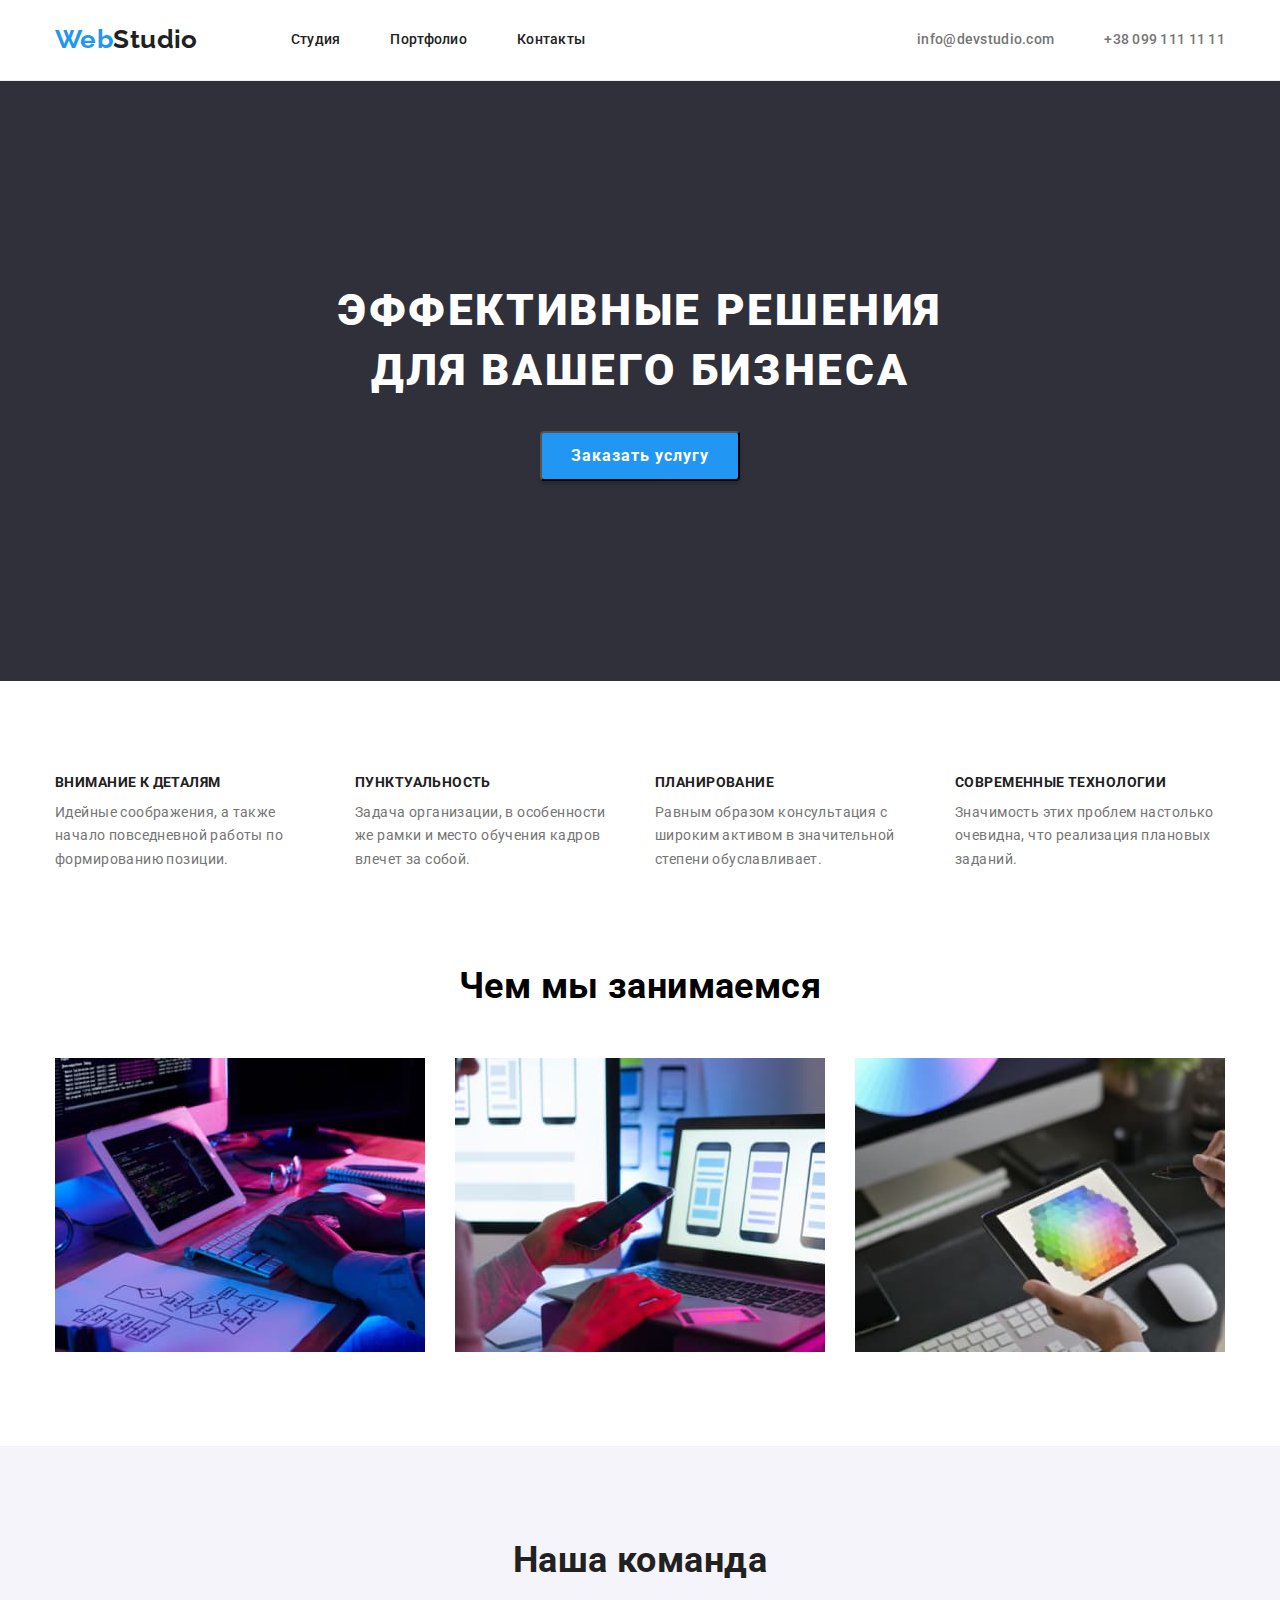
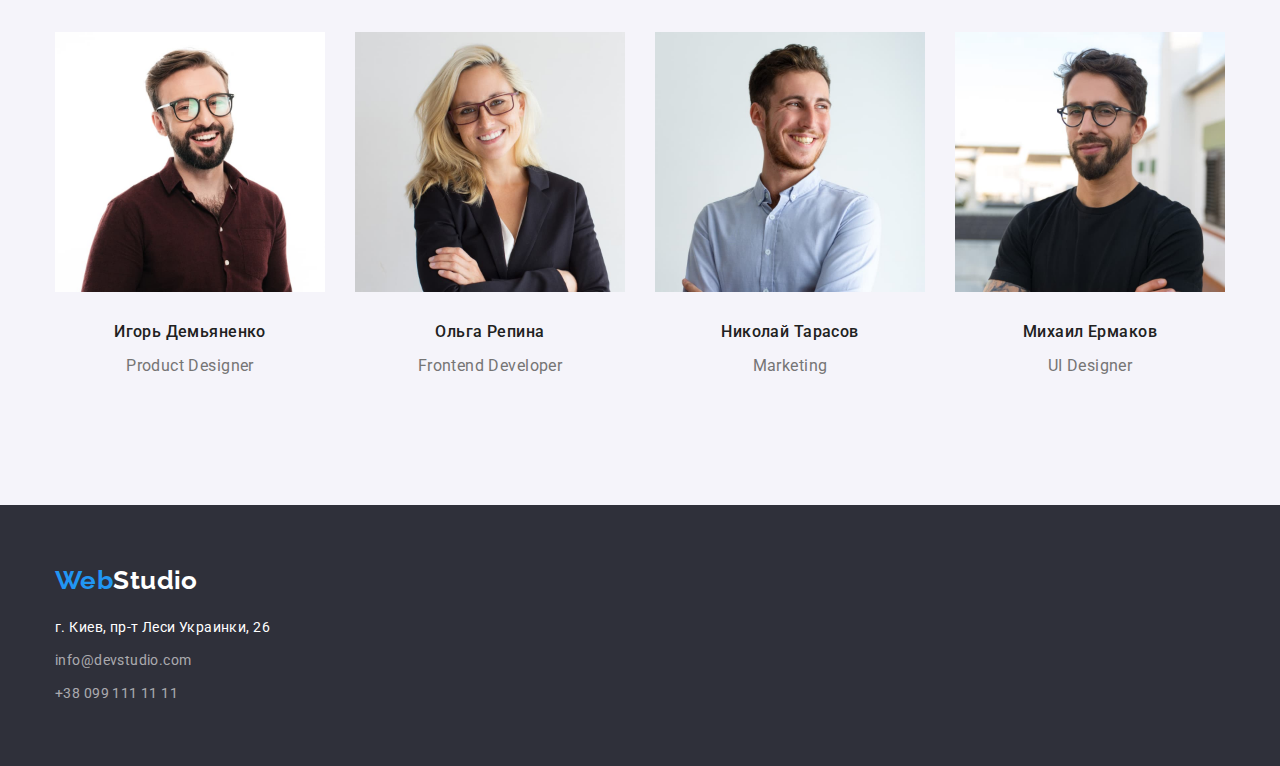
<file: index.html>
<!DOCTYPE html>
<html lang="ru">

<head>
    <meta charset="UTF-8">
    <meta http-equiv="X-UA-Compatible" content="IE=edge">
    <meta name="viewport" content="width=device-width, initial-scale=1.0">
    <title>Document</title>
    <link rel="stylesheet" href="https://cdnjs.cloudflare.com/ajax/libs/modern-normalize/1.1.0/modern-normalize.css"
        integrity="sha512-Y0MM+V6ymRKN2zStTqzQ227DWhhp4Mzdo6gnlRnuaNCbc+YN/ZH0sBCLTM4M0oSy9c9VKiCvd4Jk44aCLrNS5Q=="
        crossorigin="anonymous" referrerpolicy="no-referrer" />
    <link
        href="https://fonts.googleapis.com/css2?family=Raleway:wght@700&family=Roboto:wght@400;500;700;900&display=swap"
        rel="stylesheet" />
    <link rel="stylesheet" href="./css/styles.css" />
</head>

<body>
    <!--Шапка сайта-->
    <header class="header">
        <div class="container header-container">
            <nav class="header-navigation">
                <a class="logo link" href="./index.html">Web<span class="logo-accent">Studio</span></a>
                <ul class="header-list list">
                    <li class="header-item"><a class="header-link link" href="">Студия</a></li>
                    <li class="header-item"><a class="header-link link" href="./portfolio.html">Портфолио</a></li>
                    <li class="header-item"><a class="header-link link" href="">Контакты</a></li>
                </ul>
            </nav>
            <ul class="header-contact list">
                <li class="header-contact-item"><a class="header-mail link"
                        href="mailto:info@devstudio.com">info@devstudio.com</a></li>
                <li class="header-contact-item"><a class="header-tel link"
                        href="tel:+380991111111">+38 099 111 11 11</a></li>
            </ul>
        </div>
    </header>
    <main>
        <!--Герой-->
        <section class="hero">
            <h1 class="hero-title">Эффективные решения для вашего бизнеса</h1>
            <button class="hero-button" type="button">Заказать услугу</button>
        </section>
        <!--Преимущества-->
        <section class="benefits">
            <div class="container">
                <h2 class="visually-hidden">Наши сильные стороны</h2>
                <ul class="benefits-list list">
                    <li class="benefits-item">
                        <h3 class="benefits-title">Внимание к деталям</h3>
                        <p class="benefits-text">Идейные соображения, а также начало повседневной работы по формированию
                            позиции.</p>
                    </li>
                    <li class="benefits-item">
                        <h3 class="benefits-title">Пунктуальность</h3>
                        <p class="benefits-text">Задача организации, в особенности же рамки и место обучения кадров
                            влечет
                            за собой.
                        </p>
                    </li>
                    <li class="benefits-item">
                        <h3 class="benefits-title">Планирование</h3>
                        <p class="benefits-text">Равным образом консультация с широким активом в значительной степени
                            обуславливает.
                        </p>
                    </li>
                    <li class="benefits-item">
                        <h3 class="benefits-title">Современные технологии</h3>
                        <p class="benefits-text">Значимость этих проблем настолько очевидна, что реализация плановых
                            заданий.</p>
                    </li>
                </ul>
            </div>
        </section>
        <!--Примеры работ-->
        <section class="examples">
            <div class="container">
                <h2 class="examples-title">Чем мы занимаемся</h2>
                <ul class="examples-list list">
                    <li class="examples-item">
                        <img src="./images/img-1.jpg" alt="Статистика" width="370">
                    </li>
                    <li class="examples-item">
                        <img src="./images/img-2.jpg" alt="Мобайл" width="370">
                    </li>
                    <li class="examples-item">
                        <img src="./images/img-3.jpg" alt="Дизайн" width="370">
                    </li>
                </ul>
            </div>
        </section>
        <!--Команда-->
        <section class="team">
            <div class="container">
                <h2 class="team-title">Наша команда</h2>
                <ul class="team-list list">
                    <li class="team-items">
                        <img src="./images/igor.jpg" alt="Ігорь Демьяненко" width="270">
                        <div class="team-div">
                            <h3 class="team-workers-title">Игорь Демьяненко</h3>
                            <p class="team-text" lang="en">Product Designer</p>
                        </div>
                    </li>
                    <li class="team-items">
                        <img src="./images/olga.jpg" alt="Ольга Репина" width="270">
                        <div class="team-div">
                            <h3 class="team-workers-title">Ольга Репина</h3>
                            <p class="team-text" lang="en">Frontend Developer</p>
                        </div>
                    </li>
                    <li class="team-items">
                        <img src="./images/nikolay.jpg" alt="Николай Тарасов" width="270">
                        <div class="team-div">
                            <h3 class="team-workers-title">Николай Тарасов</h3>
                            <p class="team-text" lang="en">Marketing</p>
                        </div>
                    </li>
                    <li class="team-items">
                        <img src="./images/mihail.jpg" alt="Михаил Ермаков" width="270">
                        <div class="team-div">
                            <h3 class="team-workers-title">Михаил Ермаков</h3>
                            <p class="team-text" lang="en">UI Designer</p>
                        </div>
                    </li>
                </ul>
            </div>
        </section>
    </main>
    <!--Футер-->
    <footer class="footer">
        <div class="container">
            <a class="footer-logo link" href="./index.html"><span class="footer-logo-accent">Web</span>Studio</a>
            <ul class="footer-list list">
                <li class="footer-item">
                    <address class="address"><a class="address-map-link link"
                            href="https://goo.gl/maps/yHCGpA8CDPhuFS926" target="_blank" rel="noopener noreferrer">г.
                            Киев, пр-т Леси Украинки, 26</a></address>
                </li>
                <li class="footer-item"><a class="footer-mail link"
                        href="mailto:info@devstudio.com">info@devstudio.com</a>
                </li>
                <li class="footer-item"><a class="footer-tel link" href="tel:+380991111111">+38 099 111 11 11</a></li>
            </ul>
        </div>
    </footer>
</body>

</html>
</file>
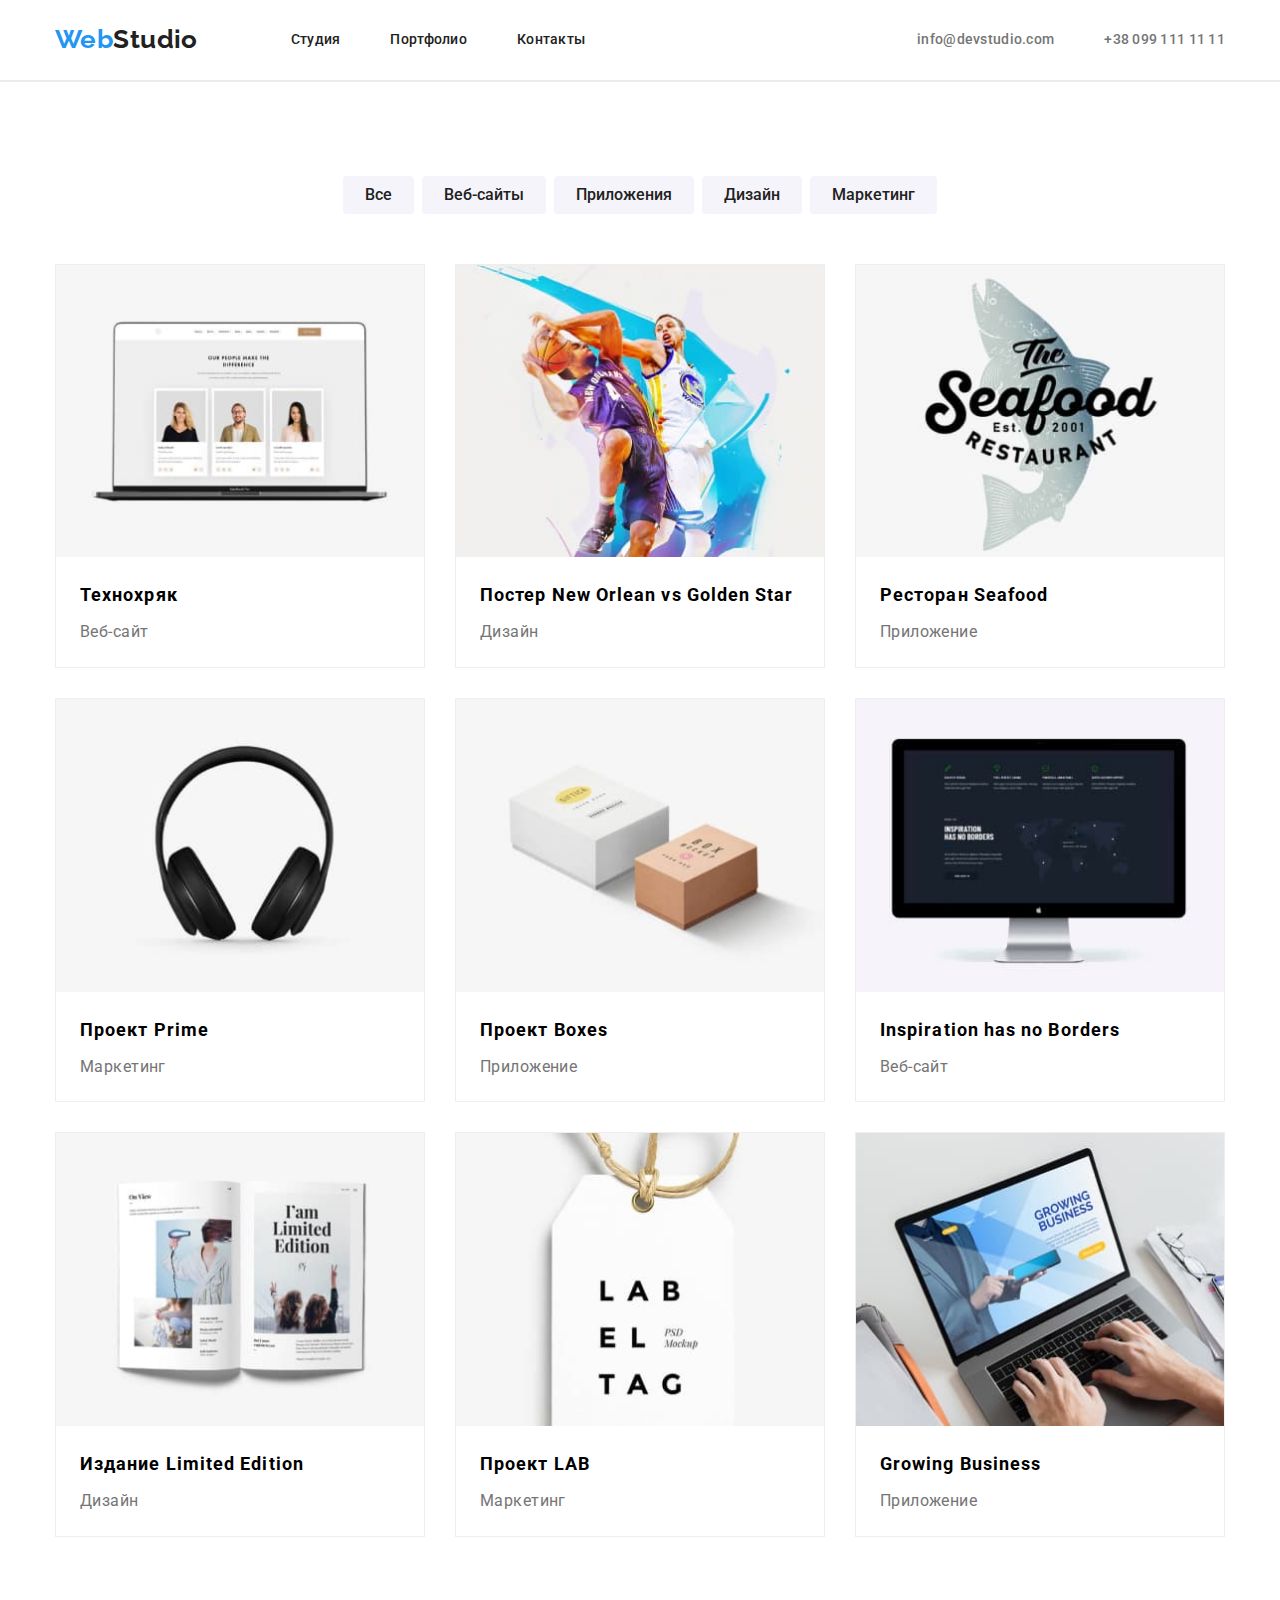
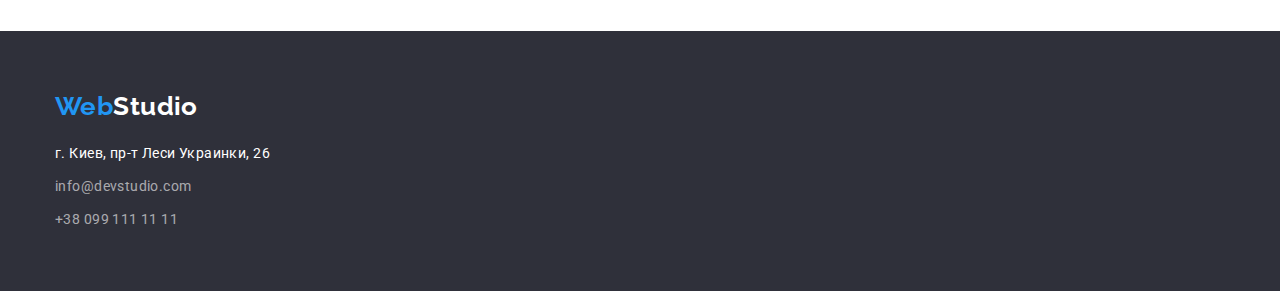
<file: portfolio.html>
<!DOCTYPE html>
<html lang="ru">

<head>
    <meta charset="UTF-8">
    <meta http-equiv="X-UA-Compatible" content="IE=edge">
    <meta name="viewport" content="width=device-width, initial-scale=1.0">
    <title>Document</title>
    <link rel="stylesheet" href="https://cdnjs.cloudflare.com/ajax/libs/modern-normalize/1.1.0/modern-normalize.css"
        integrity="sha512-Y0MM+V6ymRKN2zStTqzQ227DWhhp4Mzdo6gnlRnuaNCbc+YN/ZH0sBCLTM4M0oSy9c9VKiCvd4Jk44aCLrNS5Q=="
        crossorigin="anonymous" referrerpolicy="no-referrer" />
    <link href="https://fonts.googleapis.com/css2?family=Raleway:wght@700&family=Roboto:wght@400;500;700&display=swap"
        rel="stylesheet" />
    <link rel="stylesheet" href="./css/styles.css" />
</head>

<body>

    <!--Шапка сайта-->
    <header class="header">
        <div class="container header-container">
            <nav class="header-navigation">
                <a class="logo link" href="./index.html">Web<span class="logo-accent">Studio</span></a>
                <ul class="header-list list">
                    <li class="header-item"><a class="header-link link" href="./index.html">Студия</a></li>
                    <li class="header-item"><a class="header-link link" href="">Портфолио</a></li>
                    <li class="header-item"><a class="header-link link" href="">Контакты</a></li>
                </ul>
            </nav>
            <ul class="header-contact list">
                <li class="header-contact-item"><a class="header-mail link"
                        href="mailto:info@devstudio.com">info@devstudio.com</a></li>
                <li class="header-contact-item"><a class="header-tel link" href="tel:+380991111111">+38 099 111 11 11</a>
                </li>
            </ul>
        </div>
    </header>
    <main>
        <!--Наши проекты-->
        <section class="projects">
            <div class="container">
                <h1 class="visually-hidden">Наши проекты</h1>
                <ul class="projects-list list">
                    <li class="projects-item">
                        <button class="projects-button" type="button">Все</button>
                    </li>
                    <li class="projects-item">
                        <button class="projects-button" type="button">Веб-сайты</button>
                    </li>
                    <li class="projects-item">
                        <button class="projects-button" type="button">Приложения</button>
                    </li>
                    <li class="projects-item">
                        <button class="projects-button" type="button">Дизайн</button>
                    </li>
                    <li class="projects-item">
                        <button class="projects-button" type="button">Маркетинг</button>
                    </li>
                </ul>
                <ul class="name-list list">
                    <li class="name-item">
                        <img src="./images/img-1-1.jpg" alt="Технохряк" width="370">
                        <div class="name-div">
                            <h2 class="name-title">Технохряк</h2>
                            <p class="name-text">Веб-сайт</p>
                        </div>
                    </li>
                    <li class="name-item">
                        <img src="./images/img-2-2.jpg" alt="Постер New Orlean vs Golden Star" width="370">
                        <div class="name-div">
                            <h2 class="name-title">Постер <span lang="en">New Orlean vs Golden Star</span></h2>
                            <p class="name-text">Дизайн</p>
                        </div>
                    </li>
                    <li class="name-item">
                        <img src="./images/img-3-3.jpg" alt="Ресторан Seafood" width="370">
                        <div class="name-div">
                            <h2 class="name-title">Ресторан <span lang="en">Seafood</span></h2>
                            <p class="name-text">Приложение</p>
                        </div>
                    </li>
                    <li class="name-item">
                        <img src="./images/img-4-4.jpg" alt="Проект Prime" width="370">
                        <div class="name-div">
                            <h2 class="name-title">Проект <span lang="en">Prime</span></h2>
                            <p class="name-text">Маркетинг</p>
                        </div>
                    </li>
                    <li class="name-item">
                        <img src="./images/img-5-5.jpg" alt="Проект Boxes" width="370">
                        <div class="name-div">
                            <h2 class="name-title">Проект <span lang="en">Boxes</span></h2>
                            <p class="name-text">Приложение</p>
                        </div>
                    </li>
                    <li class="name-item">
                        <img src="./images/img-6-6.jpg" alt="Inspiration has no Borders" width="370">
                        <div class="name-div">
                            <h2 class="name-title"><span lang="en">Inspiration has no Borders</span></h2>
                            <p class="name-text">Веб-сайт</p>
                        </div>
                    </li>
                    <li class="name-item">
                        <img src="./images/img-7-7.jpg" alt="Издание Limited Edition" width="370">
                        <div class="name-div">
                            <h2 class="name-title">Издание <span lang="en">Limited Edition</span></h2>
                            <p class="name-text">Дизайн</p>
                        </div>
                    </li>
                    <li class="name-item">
                        <img src="./images/img-8-8.jpg" alt="Проект LAB" width="370">
                        <div class="name-div">
                            <h2 class="name-title">Проект <span lang="en">LAB</span></h2>
                            <p class="name-text">Маркетинг</p>
                        </div>
                    </li>
                    <li class="name-item">
                        <img src="./images/img-9-9.jpg" alt="Growing Business" width="370">
                        <div class="name-div">
                            <h2 class="name-title"><span lang="en">Growing Business</span></h2>
                            <p class="name-text">Приложение</p>
                        </div>
                    </li>
                </ul>
            </div>
        </section>
    </main>
    <!--Футер-->
    <footer class="footer">
        <div class="container">
            <a class="footer-logo link" href="./index.html"><span class="footer-logo-accent">Web</span>Studio</a>
            <ul class="footer-list list">
                <li class="footer-item">
                    <address class="address"><a class="address-map-link link"
                            href="https://goo.gl/maps/yHCGpA8CDPhuFS926" target="_blank" rel="noopener noreferrer">г.
                            Киев, пр-т Леси Украинки, 26</a></address>
                </li>
                <li class="footer-item"><a class="footer-mail link"
                        href="mailto:info@devstudio.com">info@devstudio.com</a>
                </li>
                <li class="footer-item"><a class="footer-tel link" href="tel:+380991111111">+38 099 111 11 11</a></li>
            </ul>
        </div>
    </footer>
</body>

</html>
</file>
<file: css/styles.css>
/* Стили для index.html */
/* цвет заголовков #212121 */
/* цвет текста #757575 */
/* цвет заглавия #ffffff */
/* акцент #2196F3 */
/* вторичный цвет фона #FFFFFF */

:root {
  --main-title-color: #ffffff;
  --second-title-color: #212121;
  --first-text-color: #757575;
  --second-text-color: rgba(255, 255, 255, 0.6);
  --first-button-color: #ffffff;
  --second-button-color: #212121;
  --accent-color: #2196f3;
  --first-background-color: #2f303a;
  --second-background-color: #f5f4fa;
}
body {
  font-family: Roboto, sans-serif;
  color: var(--firt-text-color);
  background-color: #ffffff;
  letter-spacing: 0.03em;
  font-size: 14px;
  line-height: 1.18;
  font-style: normal;
}
.list {
  list-style: none;
}
.link {
  text-decoration: none;
}
.visually-hidden {
  position: absolute;
  white-space: nowrap;
  width: 1px;
  height: 1px;
  overflow: hidden;
  border: 0;
  padding: 0;
  clip: rect(0 0 0 0);
  clip-path: inset(50%);
  margin: -1px;
}
p,
h1,
h2,
h3,
h4,
h5,
h6 {
  margin: 0;
}
ul {
  margin: 0;
  padding: 0;
  list-style-type: none;
}
button {
  cursor: pointer;
}
img {
  display: block;
  max-width: 100%;
  height: auto;
}
.container {
  width: 1200px;
  padding-left: 15px;
  padding-right: 15px;
  margin: 0 auto;
}
/*-----------------HEADER--------------*/
.header-container {
  display: flex;
  align-items: center;
  justify-content: space-between;
}
.header {
  padding-top: 24px;
  padding-bottom: 25px;
  border-bottom: 1px solid #ECECEC;
}
.header-navigation {
  display: flex;
  text-align: center;
  align-items: center;
}
.header-list {
  display: flex;
}
.header-item {
  margin-right: 50px;
}
.header-item:not(:last-child) {
  margin-right: 50px;
}
.header-link {
  font-weight: 500;
  font-size: inherit;
  line-height: 1.14;
  letter-spacing: 0.02em;
  color: var(--second-title-color);
}
.header-contact {
  display: flex;
}
.header-contact-item:not(:last-child) {
  margin-right: 50px;
}
.header-mail,
.header-tel {
  font-weight: 500;
  font-size: 14px;
  line-height: 1.14;
  letter-spacing: 0.02em;
  color: var(--first-text-color);
}
.header-link:hover,
.header-link:focus {
  color: var(--accent-color);
}
.header-mail:hover,
.header-mail:focus {
  color: var(--accent-color);
}
.header-tel:hover,
.header-tel:focus {
  color: var(--accent-color);
}
.logo {
  font-family: Raleway;
  font-weight: 700;
  font-size: 26px;
  line-height: 1.19;
  color: var(--accent-color);
}
.logo-accent {
  font-family: Raleway;
  font-weight: 700;
  font-size: 26px;
  line-height: 1.19;
  color: var(--second-title-color);
  margin-right: 93px;
}
/*------------------ HERO------------- */
.hero {
  background-color: var(--first-background-color);
  padding-top: 200px;
  padding-bottom: 200px;
}
.hero-title {
  font-weight: 900;
  font-size: 44px;
  line-height: 1.36;
  text-align: center;
  letter-spacing: 0.06em;
  text-transform: uppercase;
  color: var(--main-title-color);
  display: block;
  max-width: 696px;
  margin: 0 auto 30px;
}
.hero-button {
  color: var(--first-button-color);
  background-color: var(--accent-color);
  font-family: inherit;
  font-weight: 700;
  font-size: 16px;
  line-height: 1.87;
  letter-spacing: 0.06em;
  box-shadow: 0px 4px 4px rgba(0, 0, 0, 0.15);
  border-radius: 4px;
  width: 200px;
  min-height: 50px;
  display: flex;
  justify-content: center;
  align-items: center;
  margin: 0 auto;
}
/*------------------BENEFITS---------------- */
.benefits {
  padding-top: 94px;
  padding-bottom: 94px;
}
.benefits-list {
  display: flex;
  align-items: center;
}
.benefits-item:not(:last-child) {
  min-width: 270px;
  margin-right: 30px;
}

.benefits-title {
  font-size: 14px;
  font-weight: 700;
  line-height: 1.14;
  text-transform: uppercase;
  color: var(--second-title-color);
  margin-bottom: 10px;
}
.benefits-text {
  line-height: 1.71;
  color: var(--first-text-color);
  min-width: 270px;
}
/*-----------------EXAMPLES-------------------*/
.examples {
  display: flex;
  padding-bottom: 94px;
}
.examples-title {
  color: var(--title-text-color);
  font-weight: 700;
  font-size: 36px;
  line-height: 1.16;
  text-align: center;
  margin-bottom: 50px;
}
.examples-list {
  display: flex;
}
.examples-item:not(:last-child) {
  margin-right: 30px;
}
/*----------------TEAM----------------------*/
.team {
  background-color: var(--second-background-color);
  padding-top: 94px;
  padding-bottom: 94px;
}
.team-title {
  font-weight: 700;
  font-size: 36px;
  line-height: 1.16;
  color: var(--second-title-color);
  text-align: center;
  margin-bottom: 50px;
}
.team-list {
  display: flex;
}
.team-items:not(:last-child) {
  margin-right: 30px;
}
.team-div {
  padding-top: 30px;
  padding-bottom: 30px;
}
.team-workers-title {
  font-weight: 500;
  font-size: 16px;
  line-height: 1.19;
  color: var(--second-title-color);
  min-width: 151px;

  text-align: center;
  margin-bottom: 10px;
}
.team-text {
  font-size: 16px;
  line-height: 1.9;
  color: var(--first-text-color);
  min-width: 130px;
  text-align: center;
}
/*---------------FOOTER------------------*/
.footer {
  background-color: var(--first-background-color);
  padding-top: 60px;
  padding-bottom: 60px;
}
.footer-logo {
  font-family: Raleway;
  font-weight: 700;
  font-size: 26px;
  line-height: 1.19;
  color: white;
}
.footer-logo-accent {
  font-family: Raleway;
  font-weight: 700;
  font-size: 26px;
  line-height: 1.19;
  color: var(--accent-color);
}
.address {
  margin-top: 20px;
  margin-bottom: 9px;
}
.address-map-link {
  font-style: normal;
  line-height: 1.71;
  color: var(--main-title-color);
}
.footer-item:not(:last-child) {
  margin-bottom: 9px;
}
.footer-mail,
.footer-tel {
  font-style: normal;
  line-height: 1.71;
  color: var(--second-text-color);
}
/* Стили для portfolio.html */
/*---------------------PROJECTS-------------------*/
.projects {
  padding-top: 94px;
  padding-bottom: 94px;
  border-top: 1px solid #ececec;
}
.projects-list {
  display: flex;
  justify-content: center;
  margin-bottom: 50px;
}
.projects-item:not(:last-child) {
  margin-right: 8px;
}
.projects-button {
  font-family: inherit;
  font-weight: 500;
  font-size: 16px;
  line-height: 1.62;
  text-align: center;
  color: var(--second-button-color);
  background-color: #f5f4fa;
  border: none;
  border-radius: 4px;
  padding: 6px 22px 6px 22px;
}
.projects-button:hover,
.projects-button:focus {
  background-color: var(--accent-color);
  color: var(--first-button-color);
}
/*-------------------NAME LIST-----------------*/
.name-list {
  display: flex;
  flex-wrap: wrap;
  margin-right: -30px;
  margin-bottom: -30px;
}
.name-item {
  border: 1px solid #eeeeee;
  box-sizing: border-box;
  flex-basis: calc(100% / 3 - 30px);
  margin-right: 30px;
  margin-bottom: 30px;
}
.name-div {
  padding: 20px 24px 20px 24px;
}
.name-title {
  font-weight: 700;
  font-size: 18px;
  line-height: 2;
  letter-spacing: 0.06em;
  color:var(--second-title-color)
  min-width: 322px;
  margin-bottom: 4px;
}
.name-text {
  font-size: 16px;
  line-height: 1.87;
  color:var(--first-text-color)
}
</file>
